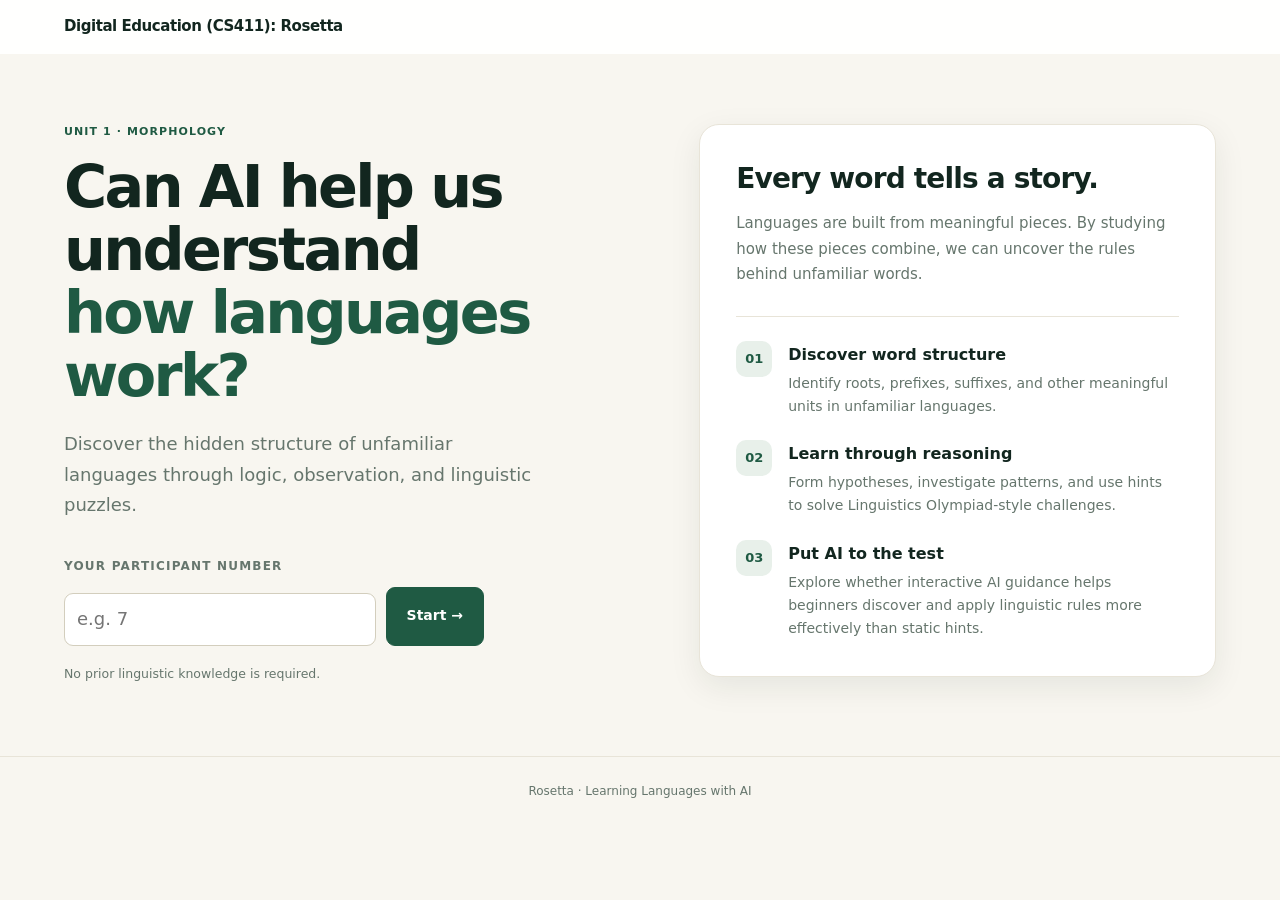
<file: index.html>
<!DOCTYPE html>
<html lang="en">
<head>
  <meta charset="UTF-8">
  <meta name="viewport" content="width=device-width, initial-scale=1.0">
  <meta name="description" content="Rosetta explores whether interactive AI tutoring can help beginners discover how languages build words from meaningful parts.">
  <title>Rosetta — Learning Languages with AI</title>
  <link rel="stylesheet" href="style.css">
</head>

<body>

<header class="site-header">
  <div class="header-inner">
    <a href="index.html" class="logo">Digital Education (CS411): Rosetta</a>
  </div>
</header>

<main class="container hero">

  <section>
    <p class="eyebrow">Unit 1 · Morphology</p>
    <h1>Can AI help us understand <span>how languages work?</span></h1>
    <p class="lead">
      Discover the hidden structure of unfamiliar languages through logic,
      observation, and linguistic puzzles.
    </p>

    <!-- Participants enter the number they were given; the experiment page picks
         the condition from it (odd = with AI, even = without AI). -->
    <form id="start-form" class="start-form" novalidate>
      <label for="participant-number" class="choose-label">Your participant number</label>
      <div class="start-row">
        <input id="participant-number" type="text" inputmode="numeric" autocomplete="off" placeholder="e.g. 7" required>
        <button class="btn" type="submit">Start →</button>
      </div>
      <p id="start-error" class="start-error" aria-live="polite" hidden>Please enter the number you were given.</p>
    </form>

    <p class="note">No prior linguistic knowledge is required.</p>

    <!-- Testing only: shown when the participant number is -1. -->
    <div id="debug-choices" hidden>
      <p class="choose-label">Testing: choose a condition</p>
      <a class="choice" href="experiment.html?mode=non-ai">
        <div>
          <strong>Learn without AI</strong>
          <span>Explore the same puzzles with written hints.</span>
        </div>
      </a>
      <a class="choice choice-ai" href="experiment.html?mode=ai">
        <div>
          <strong>Learn with AI</strong>
          <span>An interactive tutor that guides your reasoning.</span>
        </div>
      </a>
    </div>
  </section>

  <aside class="card">
    <h2>Every word tells a story.</h2>
    <p>
      Languages are built from meaningful pieces. By studying how these pieces
      combine, we can uncover the rules behind unfamiliar words.
    </p>

    <ol class="features">
      <li>
        <b>01</b>
        <div>
          <h3>Discover word structure</h3>
          <p>Identify roots, prefixes, suffixes, and other meaningful units in unfamiliar languages.</p>
        </div>
      </li>
      <li>
        <b>02</b>
        <div>
          <h3>Learn through reasoning</h3>
          <p>Form hypotheses, investigate patterns, and use hints to solve Linguistics Olympiad-style challenges.</p>
        </div>
      </li>
      <li>
        <b>03</b>
        <div>
          <h3>Put AI to the test</h3>
          <p>Explore whether interactive AI guidance helps beginners discover and apply linguistic rules more effectively than static hints.</p>
        </div>
      </li>
    </ol>
  </aside>

</main>

<footer>Rosetta · Learning Languages with AI</footer>

<script>
  document.getElementById("start-form").addEventListener("submit", (event) => {
    event.preventDefault();
    const value = document.getElementById("participant-number").value.trim();
    const error = document.getElementById("start-error");

    if (value === "-1") {                         // testing: show both conditions
      document.getElementById("debug-choices").hidden = false;
      error.hidden = true;
      return;
    }
    if (!/^[1-9][0-9]{0,2}$/.test(value)) {      // a positive whole number
      error.hidden = false;
      return;
    }
    location.href = `experiment.html?p=${value}`;
  });
</script>

</body>
</html>
</file>
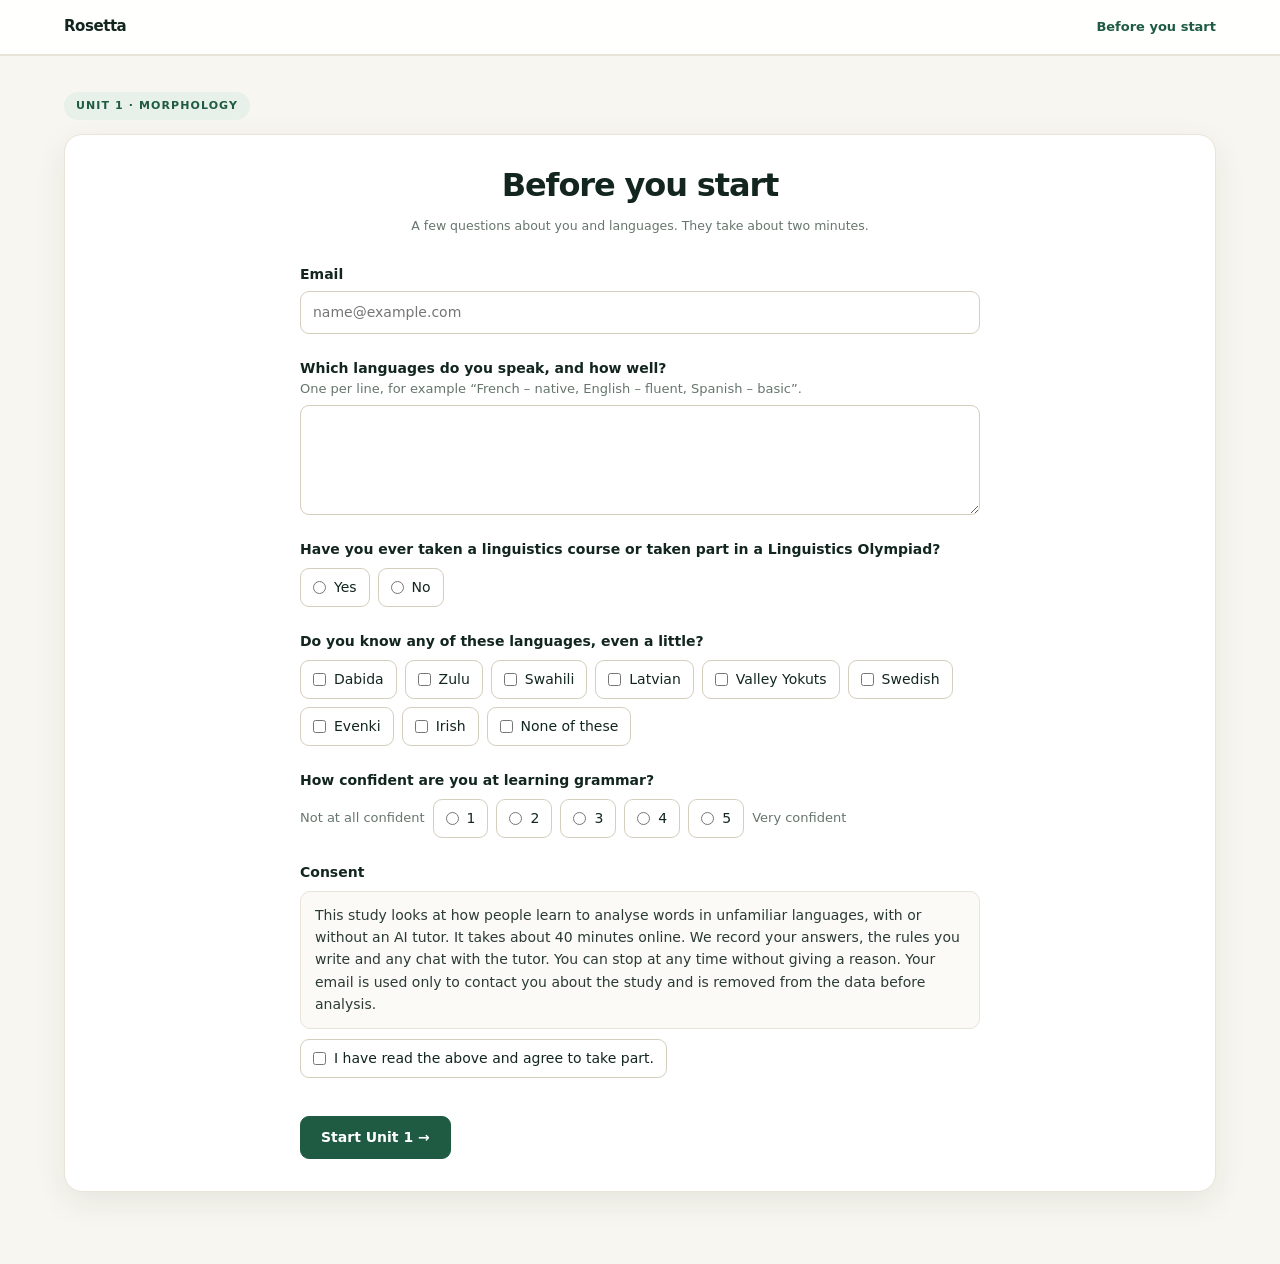
<file: experiment.html>
<!DOCTYPE html>
<html lang="en">
<head>
  <meta charset="UTF-8">
  <meta name="viewport" content="width=device-width, initial-scale=1.0">
  <title>Rosetta</title>
  <link rel="stylesheet" href="style.css">
</head>

<body>

<header class="site-header">
  <div class="header-inner">
    <a href="index.html" class="logo">Rosetta</a>
    <span class="progress-label" id="progress-label" aria-live="polite"></span>
  </div>
  <div class="progress-bar"><div id="progress-fill"></div></div>
</header>

<main class="container">
  <p class="unit-label" id="unit-label"></p>
  <!-- All screens (pre-test, discover, practise, post-test, complete) are built
       by script.js from the content in units.js -->
  <div id="screens"></div>
</main>

<script src="units.js"></script>
<script src="script.js"></script>
</body>
</html>
</file>
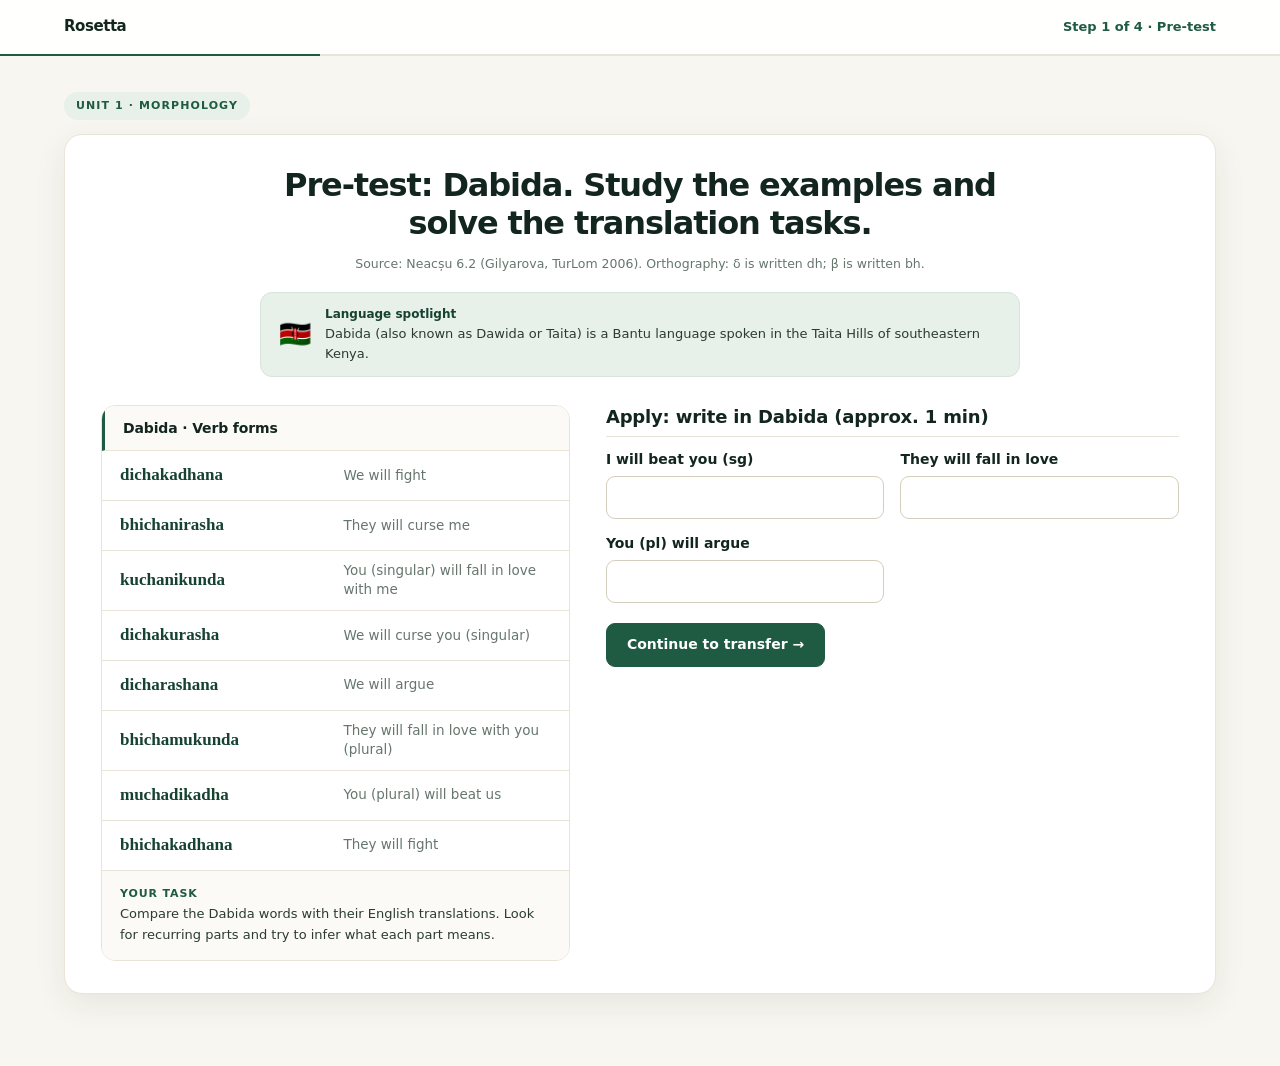
<file: temp/experiment.html>
<!DOCTYPE html>
<html lang="en">
<head>
  <meta charset="UTF-8">
  <meta name="viewport" content="width=device-width, initial-scale=1.0">
  <title>Rosetta — Unit 1</title>
  <link rel="stylesheet" href="style.css">
</head>

<body>

<header class="site-header">
  <div class="header-inner">
    <a href="index.html" class="logo">Rosetta</a>
    <span class="progress-label" id="progress-label" aria-live="polite"></span>
  </div>
  <div class="progress-bar"><div id="progress-fill"></div></div>
</header>

<main class="container">

  <p class="unit-label">Unit 1 · Morphology</p>

  <!-- =====================================================
       SCREEN 0 — PRE-TEST (Dabida)
       ===================================================== -->
  <section id="screen-0" class="step">

    <div class="intro">
      <h1>Pre-test: Dabida. Study the examples and solve the translation tasks.</h1>
      <p class="source">Source: Neacșu 6.2 (Gilyarova, TurLom 2006). Orthography: δ is written dh; β is written bh.</p>
      <p class="spotlight">
        <span class="flag" aria-hidden="true">🇰🇪</span>
        <span><strong>Language spotlight</strong>
          Dabida (also known as Dawida or Taita) is a Bantu language spoken in the Taita Hills of southeastern Kenya.</span>
      </p>
    </div>

    <div class="layout">
      <aside class="examples">
        <div class="panel">
          <h2 class="panel-title">Dabida · Verb forms</h2>
          <div data-examples="dabida"></div>
          <p class="task"><strong>Your task</strong>
            Compare the Dabida words with their English translations. Look for recurring parts and try to infer what each part means.</p>
        </div>
      </aside>

      <div class="activity">
        <form id="pretest-form">

          <div class="block">
            <h2>Apply: write in Dabida (approx. 1 min)</h2>
            <div class="fields">
              <label>I will beat you (sg) <input name="pre_apply_1" autocomplete="off"></label>
              <label>They will fall in love <input name="pre_apply_2" autocomplete="off"></label>
              <label>You (pl) will argue <input name="pre_apply_3" autocomplete="off"></label>
            </div>
            <button type="button" class="btn" data-reveal="pre-transfer">Continue to transfer →</button>
          </div>

          <div class="block" id="pre-transfer" hidden>
            <h2>Transfer: write in Dabida (approx. 1 min)</h2>
            <div class="fields">
              <label>You (sg) will curse them <input name="pre_transfer_1" autocomplete="off"></label>
              <label>We will fall in love with you (pl) <input name="pre_transfer_2" autocomplete="off"></label>
            </div>
            <button type="button" class="btn" data-reveal="pre-rule">Continue to the final question →</button>
          </div>

          <div class="block" id="pre-rule" hidden>
            <h2>Formulate the rule: how are Dabida verbs built? (approx. 1 min)</h2>
            <label>Your explanation
              <textarea name="pre_rule" placeholder="Explain how Dabida verbs are built..."></textarea>
            </label>
            <button class="btn" type="submit">Submit pre-test</button>
          </div>

        </form>
      </div>
    </div>
  </section>


  <!-- =====================================================
       SCREEN 1 — ZULU DISCOVERY + WORKED EXAMPLE
       ===================================================== -->
  <section id="screen-1" class="step">

    <div class="intro">
      <h1>Discover Zulu. Identify recurring parts in the words.</h1>
      <p class="source">Source: Neacșu 5.1 (Zulu, original).</p>
      <p class="spotlight">
        <span class="flag" aria-hidden="true">🇿🇦</span>
        <span><strong>Language spotlight</strong>
          Zulu (isiZulu) is one of South Africa’s official languages and is the country’s most widely spoken home language.</span>
      </p>
    </div>

    <div class="layout">
      <aside class="examples">
        <div class="panel">
          <h2 class="panel-title">Zulu · Words and meanings</h2>
          <div data-examples="zulu"></div>
          <p class="task"><strong>Your task</strong>
            Compare the words carefully. Which parts appear more than once? What might those parts represent?</p>
        </div>
      </aside>

      <div class="activity">
        <form id="discover-form">
          <label>Your observations
            <textarea name="discover_response" placeholder="Write what you notice about the words..."></textarea>
          </label>
          <button class="btn" type="submit">Save observations</button>
        </form>

        <div class="lesson" id="worked-example" hidden>
          <h2>Prefixes, stems, and suffixes</h2>
          <p>
            Look at <strong>umdwebi</strong> and <strong>abadwebi</strong>. Both mean painter, but one is singular
            and one is plural. The part they share, <strong>dwebi</strong>, is the stem. What comes before it changes:
            <strong>um-</strong> for one painter, <strong>aba-</strong> for several.
          </p>
          <p>
            Now look at <strong>zingela</strong>, to hunt, next to <strong>abazingeli</strong>, hunters. The stem
            <strong>zingel</strong> is the same; the noun ends in <strong>-i</strong>, the verb in <strong>-a</strong>.
          </p>
          <p>
            So a Zulu word for a person who does something is built from three pieces: a prefix that says one or many,
            a stem, and the ending <strong>-i</strong>. Pieces that go before the stem are called prefixes, pieces after
            it suffixes.
          </p>
          <p>
            <strong>Try it:</strong> killer is <strong>umbulali</strong>, so killers is
            <strong>aba + bulali = ababulali</strong>, and to kill is <strong>bulal + a = bulala</strong>.
          </p>
        </div>

        <div class="nav" id="continue-to-swahili" hidden>
          <button class="btn" type="button" data-next="2">Continue to Swahili →</button>
        </div>
      </div>
    </div>
  </section>


  <!-- =====================================================
       SCREEN 2 — SWAHILI
       ===================================================== -->
  <section id="screen-2" class="step">

    <div class="intro">
      <h1>Swahili: complete the missing forms and discover the rule.</h1>
      <p class="source">Source: Neacșu 6.1 (Swahili, Sim). Printed solution removed.</p>
      <p class="spotlight">
        <span class="flag" aria-hidden="true">🇰🇪 🇹🇿</span>
        <span><strong>Language spotlight</strong>
          Swahili (Kiswahili) is a Bantu language that grew along the East African coast and is now widely used as a
          shared language across several countries in the region.</span>
      </p>
    </div>

    <div class="layout">
      <aside class="examples">
        <div class="panel">
          <h2 class="panel-title">Swahili · Verb forms</h2>
          <div data-examples="swahili"></div>
          <p class="task"><strong>Your task</strong>
            Use the examples to identify how the beginning and ending of a verb relate to its meaning.</p>
        </div>
      </aside>

      <div class="activity">

        <!-- Stage 1: fill in the blanks -->
        <form id="swahili-form">
          <div class="fields">
            <label>(1) ______ = she saw them
              <input name="swahili_1" autocomplete="off">
              <span class="feedback" id="swahili-feedback-1" aria-live="polite"></span></label>
            <label>(2) ______ = I will see you
              <input name="swahili_2" autocomplete="off">
              <span class="feedback" id="swahili-feedback-2" aria-live="polite"></span></label>
            <label>(3) ______ = she saw me
              <input name="swahili_3" autocomplete="off">
              <span class="feedback" id="swahili-feedback-3" aria-live="polite"></span></label>
          </div>
          <button class="btn" type="submit">Submit answers</button>
        </form>

        <!-- Stage 2: write the rule -->
        <div class="lesson" id="rule-section" hidden>
          <h2>Write the rule: how is a Swahili verb built?</h2>
          <form id="rule-form">
            <label>Your rule
              <textarea id="swahili-rule" name="swahili_rule" placeholder="Explain the order and meaning of the parts..."></textarea>
            </label>
            <button class="btn" type="submit">Save rule</button>
            <p id="rule-save-status" class="note" aria-live="polite" hidden></p>
          </form>
        </div>

        <!-- Stage 3: tutor (AI) or hints (non-AI) -->
        <div class="helper" id="hint-panel" hidden>

          <div id="ai-chat-panel" hidden>
            <h2>Discuss and improve your rule with the tutor</h2>
            <div id="chat-messages" class="chat-log" role="log" aria-live="polite" aria-label="Conversation with the morphology tutor">
              <div class="chat-message assistant">
                <strong>Rosetta tutor</strong>
                <p>Hi! Let's explore your rule together. What have you noticed about the different parts of the Swahili verbs?</p>
              </div>
            </div>
            <form id="chat-form" class="chat-form">
              <label for="chat-input">Your message
                <textarea id="chat-input" maxlength="1000" placeholder="Tell the tutor what you think... (Enter to send)"></textarea>
              </label>
              <button id="chat-send-button" class="btn" type="submit">Send message →</button>
              <p id="chat-status" class="note" aria-live="polite" hidden></p>
            </form>
          </div>

          <div id="static-hints-panel" hidden>
            <h2>Use hints to improve your rule</h2>
            <details class="hint" data-hint="1">
              <summary>Hint 1</summary>
              <p>Look at the very beginning of each word. What does it tell you about the English?</p>
            </details>
            <details class="hint" data-hint="2">
              <summary>Hint 2</summary>
              <p>Compare ninaona and niliona. What changed in Swahili, and what changed in English?</p>
            </details>
            <details class="hint" data-hint="3">
              <summary>Hint 3</summary>
              <p>The order is always: who does it, then when, then to whom, then the verb.</p>
            </details>
          </div>

          <p class="note" style="margin-top:14px">
            You can revise your rule in the text field above and click “Save revised rule” to record each new version.
          </p>

          <div class="nav">
            <button id="finish-swahili-button" class="btn" type="button">Finish this activity</button>
          </div>
        </div>

        <p id="swahili-completion-message" class="note" hidden>
          The activity is complete. You can now continue to the post-test.
        </p>

        <div class="nav" id="swahili-continue" hidden>
          <button class="btn" type="button" data-next="3">Continue to post-test →</button>
        </div>

      </div>
    </div>
  </section>


  <!-- =====================================================
       SCREEN 3 — POST-TEST (Latvian)
       ===================================================== -->
  <section id="screen-3" class="step">

    <div class="intro">
      <h1>Post-test: Latvian. Study the examples and solve the translation tasks.</h1>
      <p class="source">Source: Neacșu 5.14 (Rubinstein, MSK 1999), nouns only.</p>
      <p class="spotlight">
        <span class="flag" aria-hidden="true">🇱🇻</span>
        <span><strong>Language spotlight</strong>
          Latvian belongs to the Baltic branch of the Indo-European language family. Its closest living relative is Lithuanian.</span>
      </p>
    </div>

    <div class="layout">
      <aside class="examples">
        <div class="panel">
          <h2 class="panel-title">Latvian · Nouns and forms</h2>
          <div data-examples="latvian"></div>
          <p class="task"><strong>Your task</strong>
            Compare the different forms and investigate how their endings relate to their grammatical meaning.</p>
        </div>
      </aside>

      <div class="activity">
        <form id="posttest-form">

          <div class="block">
            <h2>Apply: write in Latvian (approx. 1 min)</h2>
            <div class="fields">
              <label>of the apple <input name="post_apply_1" autocomplete="off"></label>
              <label>of the child <input name="post_apply_2" autocomplete="off"></label>
              <label>of the table <input name="post_apply_3" autocomplete="off"></label>
            </div>
            <button type="button" class="btn" data-reveal="post-transfer">Continue to transfer →</button>
          </div>

          <div class="block" id="post-transfer" hidden>
            <h2>Transfer: write in Latvian (approx. 1 min)</h2>
            <p class="note" style="margin-bottom:14px">Vocabulary: autors = author · bruņinieks = knight · institūts = institute.</p>
            <div class="fields">
              <label>of the author <input name="post_transfer_1" autocomplete="off"></label>
              <label>of the institutes <input name="post_transfer_2" autocomplete="off"></label>
            </div>
            <button type="button" class="btn" data-reveal="post-rule">Continue to the final question →</button>
          </div>

          <div class="block" id="post-rule" hidden>
            <h2>Formulate the rule: how do Latvian nouns change? (approx. 1 min)</h2>
            <label>Your explanation
              <textarea name="post_rule" placeholder="Explain the pattern you have identified..."></textarea>
            </label>
            <button class="btn" type="submit">Submit post-test</button>
          </div>

        </form>
      </div>
    </div>
  </section>


  <!-- =====================================================
       SCREEN 4 — COMPLETE
       ===================================================== -->
  <section id="screen-4" class="step">
    <div class="complete">
      <h1>Unit 1 complete. Thank you for taking part.</h1>
      <p>Your responses have been recorded in this browser session. Use the button below to download your response data.</p>
      <button id="download-data" class="btn" type="button">Download my responses (JSON)</button>
      <button id="unit-2-button" class="btn" type="button">Continue to Unit 2</button>
    </div>
  </section>

</main>

<script src="script.js"></script>
</body>
</html>
</file>
<file: style.css>
/* =========================================================
   ROSETTA — stylesheet (landing + experiment)
   ========================================================= */

:root {
  --ink: #12261f;
  --text: #2b3b34;
  --muted: #66766d;
  --bg: #f8f6f0;
  --surface: #fff;
  --line: #e8e4d8;
  --line-strong: #d3cebd;
  --accent: #1f5a43;
  --accent-dark: #164232;
  --accent-soft: #e8f0ea;
  --paper: #fbfaf6;
  --accent-light: #a8d5b9;
  --ok: #2e7d4f;
  --ok-soft: #e6f4ea;
  --bad: #b3363a;
  --radius: 14px;
  --shadow: 0 10px 32px rgba(18, 38, 31, .08);
  --serif: "Iowan Old Style", Georgia, "Times New Roman", serif;
}

/* ---------- Base ---------- */

* { box-sizing: border-box; }
html { scroll-behavior: smooth; }

body {
  margin: 0;
  font: 15px/1.7 Inter, system-ui, -apple-system, "Segoe UI", Roboto, sans-serif;
  color: var(--text);
  background: var(--bg);
  -webkit-font-smoothing: antialiased;
}

[hidden] { display: none !important; }
h1, h2, h3, p { margin: 0; overflow-wrap: break-word; }
p + p { margin-top: 12px; }
a { color: var(--accent); }
strong { color: var(--ink); }
button, input, textarea { font: inherit; }
:focus-visible { outline: 3px solid rgba(31, 90, 67, .3); outline-offset: 2px; }

h1 {
  color: var(--ink);
  font-size: clamp(28px, 4vw, 38px);
  line-height: 1.18;
  letter-spacing: -.035em;
}
h2 { color: var(--ink); font-size: 18px; line-height: 1.3; letter-spacing: -.01em; }

/* ---------- Header ---------- */

.site-header {
  position: sticky;
  top: 0;
  z-index: 10;
  background: rgba(255, 255, 255, .92);
  backdrop-filter: blur(10px);
}
.header-inner {
  max-width: 1200px;
  margin: 0 auto;
  padding: 14px 24px;
  display: flex;
  justify-content: space-between;
  align-items: center;
  gap: 16px;
}
.logo { color: var(--ink); font-weight: 800; letter-spacing: -.03em; text-decoration: none; }
.logo:hover { color: var(--accent); }

.progress-label { color: var(--accent); font-size: 13px; font-weight: 700; }
.progress-bar { height: 2px; background: var(--line); }
#progress-fill { height: 100%; width: 0; background: var(--accent); transition: width .4s ease; }

.container { max-width: 1200px; margin: 0 auto; padding: 36px 24px 72px; }

/* ---------- Shared pieces ---------- */

.eyebrow, .unit-label {
  display: inline-block;
  margin-bottom: 14px;
  color: var(--accent);
  font-size: 11px;
  font-weight: 800;
  letter-spacing: .1em;
  text-transform: uppercase;
}
.unit-label { padding: 5px 12px; background: var(--accent-soft); border-radius: 99px; }

.btn {
  display: inline-flex;
  justify-content: center;
  align-items: center;
  gap: 8px;
  min-height: 42px;
  padding: 9px 20px;
  background: var(--accent);
  border: 1px solid var(--accent);
  border-radius: 9px;
  color: #fff;
  font-size: 14px;
  font-weight: 700;
  text-decoration: none;
  cursor: pointer;
  transition: background .15s, transform .15s, box-shadow .15s;
}
.btn:hover:not(:disabled) {
  background: var(--accent-dark);
  transform: translateY(-1px);
  box-shadow: 0 6px 16px rgba(31, 90, 67, .22);
}
.btn:disabled { opacity: .5; cursor: not-allowed; }

.note {
  padding: 10px 14px;
  background: var(--paper);
  border: 1px solid var(--line);
  border-radius: 9px;
  color: var(--muted);
  font-size: 12.5px;
  line-height: 1.6;
}

/* ---------- Landing page ---------- */

.hero {
  display: grid;
  grid-template-columns: 1.05fr .95fr;
  gap: 64px;
  align-items: center;
  padding-top: 64px;
}
.hero h1 { font-size: clamp(2.5rem, 4.6vw, 4.2rem); line-height: 1.07; letter-spacing: -.045em; }
.hero h1 span { display: block; color: var(--accent); }
.lead { margin: 22px 0 36px; max-width: 480px; color: var(--muted); font-size: 18px; line-height: 1.7; }

.choose-label { margin-bottom: 12px; color: var(--muted); font-size: 12px; font-weight: 700; letter-spacing: .1em; text-transform: uppercase; }

.choice {
  display: flex;
  justify-content: space-between;
  align-items: center;
  gap: 20px;
  max-width: 520px;
  margin-bottom: 12px;
  padding: 20px 24px;
  background: var(--surface);
  border: 1px solid var(--line);
  border-radius: var(--radius);
  color: var(--ink);
  text-decoration: none;
  transition: transform .2s, box-shadow .2s;
}
.choice:hover { transform: translateY(-3px); box-shadow: var(--shadow); }
.choice strong { display: block; font-size: 18px; color: inherit; }
.choice span { font-size: 14px; opacity: .75; }
.choice::after { content: "→"; font-size: 24px; transition: transform .2s; }
.choice:hover::after { transform: translateX(5px); }
.choice-ai { background: var(--ink); border-color: var(--ink); color: #fff; }

/* Home page: participant number */
.start-form { max-width: 420px; margin-bottom: 18px; }
.start-form .choose-label { display: block; }
.start-row { display: flex; gap: 10px; }
.start-row input { flex: 1; min-width: 0; font-size: 18px; }
.start-row .btn { flex: none; }
.start-error { margin-top: 8px; color: var(--bad); font-size: 14px; }
#debug-choices { margin-top: 28px; }
.choice-ai::after { color: var(--accent-light); }
.choice:not(.choice-ai):hover { border-color: var(--accent); }
.choice:not(.choice-ai):hover::after { color: var(--accent); }

.hero .note { max-width: 520px; margin-top: 16px; background: none; border: 0; padding: 0; }

.card {
  padding: 36px;
  background: var(--surface);
  border: 1px solid var(--line);
  border-radius: 20px;
  box-shadow: var(--shadow);
}
.card h2 { margin-bottom: 14px; font-size: 28px; letter-spacing: -.03em; }
.card > p { color: var(--muted); }

.features { margin: 28px 0 0; padding: 24px 0 0; list-style: none; border-top: 1px solid var(--line); }
.features li { display: flex; gap: 16px; margin-bottom: 22px; }
.features li:last-child { margin-bottom: 0; }
.features b {
  flex: none;
  display: grid;
  place-items: center;
  width: 36px;
  height: 36px;
  background: var(--accent-soft);
  border-radius: 10px;
  color: var(--accent);
  font-size: 13px;
}
.features h3 { margin-bottom: 4px; color: var(--ink); font-size: 16px; }
.features p { color: var(--muted); font-size: 14px; line-height: 1.65; }

footer { padding: 24px; border-top: 1px solid var(--line); color: var(--muted); font-size: 12px; text-align: center; }

/* ---------- Experiment screens ---------- */

.step {
  display: none;
  padding: 32px 36px;
  background: var(--surface);
  border: 1px solid var(--line);
  border-radius: 18px;
  box-shadow: var(--shadow);
}
.step.active { display: block; animation: rise .3s ease-out; }
@keyframes rise { from { opacity: 0; transform: translateY(8px); } }

.intro { margin: 0 auto 28px; max-width: 760px; text-align: center; }
.intro h1 { font-size: clamp(24px, 3.2vw, 32px); }
.intro .source { margin-top: 10px; color: var(--muted); font-size: 12.5px; }
.duration { color: var(--muted); font-size: .6em; font-weight: 500; white-space: nowrap; }

.spotlight {
  display: flex;
  align-items: center;
  justify-content: center;
  gap: 14px;
  margin: 18px auto 0;
  padding: 12px 18px;
  background: var(--accent-soft);
  border: 1px solid #d6e4da;
  border-radius: 12px;
  text-align: left;
  font-size: 13px;
  line-height: 1.55;
}
.spotlight .flag { flex: none; font-size: 26px; line-height: 1; white-space: nowrap; }
.spotlight strong { display: block; color: var(--accent-dark); font-size: 12px; }

.layout { display: grid; gap: 24px; }

.panel { background: var(--surface); border: 1px solid var(--line); border-radius: var(--radius); overflow: hidden; }
.panel-title { padding: 13px 18px; border-left: 3px solid var(--accent); background: var(--paper); border-bottom: 1px solid var(--line); font-size: 14px; }

.example {
  display: grid;
  grid-template-columns: 1fr 1fr;
  gap: 16px;
  align-items: center;
  padding: 10px 18px;
  border-bottom: 1px solid var(--line);
}
.example:last-child { border-bottom: 0; }
.example .word { font-family: var(--serif); font-size: 17px; font-weight: 700; color: var(--accent-dark); overflow-wrap: anywhere; }
.example .meaning { color: var(--muted); font-size: 13.5px; line-height: 1.45; }

/* "Your task" box at the top of the examples panel */
.task {
  margin: 14px 14px 6px;
  padding: 12px 16px;
  background: var(--accent-soft);
  border: 1px solid var(--accent-light);
  border-left: 4px solid var(--accent);
  border-radius: 10px;
  color: var(--ink);
  font-size: 14.5px;
  line-height: 1.55;
}
.task strong { display: block; margin-bottom: 4px; color: var(--accent); font-size: 12px; letter-spacing: .08em; text-transform: uppercase; }
.task p { margin: 0; }

@media (min-width: 900px) {
  .layout { grid-template-columns: .9fr 1.1fr; gap: 36px; align-items: start; }
  .examples { position: sticky; top: 90px; }
}

/* ---------- Forms ---------- */

.activity { display: flex; flex-direction: column; gap: 16px; min-width: 0; }

.block { padding-bottom: 6px; }
.block h2 { margin-bottom: 12px; padding-bottom: 8px; border-bottom: 1px solid var(--line); }
.block .btn { margin-top: 4px; }

.fields { display: grid; grid-template-columns: repeat(2, 1fr); gap: 14px 16px; margin-bottom: 16px; }

label { display: block; color: var(--ink); font-size: 14px; font-weight: 600; line-height: 1.5; }
input, textarea, select {
  display: block;
  width: 100%;
  margin-top: 6px;
  padding: 10px 12px;
  background: #fff;
  border: 1px solid var(--line-strong);
  border-radius: 9px;
  color: var(--text);
  font-weight: 400;
  transition: border-color .15s, box-shadow .15s;
}
textarea { min-height: 110px; resize: vertical; }
input:focus, textarea:focus, select:focus { outline: none; border-color: var(--accent); box-shadow: 0 0 0 3px rgba(31, 90, 67, .12); }
input:disabled, textarea:disabled { background: var(--paper); color: var(--muted); }
label:has(.feedback.correct) input { border-color: var(--ok); }
label:has(.feedback.incorrect) input { border-color: var(--bad); }
form > .btn { margin-top: 14px; }

.feedback { display: block; min-height: 18px; margin-top: 4px; font-size: 12px; font-weight: 700; }
.feedback.correct { color: var(--ok); }
.feedback.incorrect { color: var(--bad); }

.lesson { padding: 20px 22px; background: var(--paper); border: 1px solid var(--line); border-radius: var(--radius); }
.lesson h2 { margin-bottom: 12px; }
.lesson p { color: var(--text); font-size: 14px; }
.lesson ul { margin: 10px 0; padding-left: 20px; color: var(--text); font-size: 14px; }
.lesson li { margin-bottom: 6px; }
#practice-solution { margin-top: 18px; }

/* ---------- Hints & chat ---------- */

.helper { padding: 20px; background: var(--paper); border: 1px solid var(--line); border-radius: var(--radius); }
.helper h2 { margin-bottom: 14px; }

.hint { margin-bottom: 8px; background: #fff; border: 1px solid var(--line-strong); border-radius: 9px; }
.hint summary { padding: 10px 14px; color: var(--ink); font-weight: 700; font-size: 14px; cursor: pointer; list-style: none; display: flex; justify-content: space-between; }
.hint summary::-webkit-details-marker { display: none; }
.hint summary::after { content: "+"; color: var(--accent); font-size: 18px; line-height: 1.3; }
.hint[open] summary::after { content: "−"; }
.hint p { padding: 0 14px 12px; color: var(--text); font-size: 14px; }

/* Messaging-style window: conversation on top, compose bar at the bottom */
.chat { background: #fff; border: 1px solid var(--line); border-radius: 16px; overflow: hidden; }
.chat-log {
  display: flex;
  flex-direction: column;
  gap: 6px;
  min-height: 180px;
  max-height: 360px;
  overflow-y: auto;
  padding: 14px;
}
.chat-message { max-width: 82%; padding: 8px 13px; border-radius: 18px; font-size: 15px; line-height: 1.45; overflow-wrap: anywhere; }
.chat-message p { margin: 0; }
.chat-message p + p { margin-top: 6px; }
.chat-message strong { font-weight: 700; }
.chat-message.assistant { align-self: flex-start; background: var(--bg); color: var(--ink); border-bottom-left-radius: 5px; }
.chat-message.user { align-self: flex-end; background: var(--accent); color: #fff; border-bottom-right-radius: 5px; }
.chat-message.assistant + .chat-message.user,
.chat-message.user + .chat-message.assistant { margin-top: 6px; }

/* typing indicator */
.chat-message.typing { display: flex; gap: 4px; padding: 12px 14px; }
.chat-message.typing i { width: 7px; height: 7px; border-radius: 50%; background: var(--muted); opacity: .4; animation: typing 1.2s infinite ease-in-out; }
.chat-message.typing i:nth-of-type(2) { animation-delay: .15s; }
.chat-message.typing i:nth-of-type(3) { animation-delay: .3s; }
@keyframes typing { 0%, 60%, 100% { opacity: .35; transform: none; } 30% { opacity: .9; transform: translateY(-3px); } }
@media (prefers-reduced-motion: reduce) { .chat-message.typing i { animation: none; } }

.chat-form { display: flex; align-items: flex-end; gap: 8px; padding: 10px 12px; border-top: 1px solid var(--line); background: var(--paper); }
.chat-form textarea { flex: 1; min-height: 40px; max-height: 140px; padding: 9px 14px; border-radius: 20px; resize: none; line-height: 1.4; }
.chat-send {
  flex: none;
  display: grid;
  place-items: center;
  width: 40px;
  height: 40px;
  border: 0;
  border-radius: 50%;
  background: var(--accent);
  color: #fff;
  cursor: pointer;
}
.chat-send:hover:not(:disabled) { background: var(--accent-dark); }
.chat-send:disabled { opacity: .4; cursor: not-allowed; }
.chat-status { margin: 8px 2px 0; color: var(--bad); font-size: 13px; }

.sr-only { position: absolute; width: 1px; height: 1px; overflow: hidden; clip: rect(0 0 0 0); white-space: nowrap; }

.nav { display: flex; justify-content: flex-end; gap: 12px; padding-top: 14px; border-top: 1px solid var(--line); }

/* ---------- Completion ---------- */

.complete { max-width: 560px; margin: 24px auto; text-align: center; }
.complete::before {
  content: "✓";
  display: grid;
  place-items: center;
  width: 68px;
  height: 68px;
  margin: 0 auto 22px;
  background: var(--ok-soft);
  border-radius: 50%;
  color: var(--ok);
  font-size: 30px;
  font-weight: 700;
}
.complete p { margin: 14px 0 22px; color: var(--muted); }
.complete .btn { margin: 6px; }

/* Questionnaire before Unit 1 */
.intake { display: grid; gap: 24px; max-width: 680px; margin: 0 auto; }
.intake fieldset { margin: 0; padding: 0; border: 0; min-width: 0; }
.intake legend { margin-bottom: 8px; padding: 0; color: var(--ink); font-size: 14px; font-weight: 600; line-height: 1.5; }
.intake .hint-text { display: block; color: var(--muted); font-size: 13px; font-weight: 400; }
.intake .options { display: flex; flex-wrap: wrap; gap: 8px; }
.intake .option {
  display: inline-flex;
  align-items: center;
  gap: 8px;
  padding: 8px 12px;
  background: #fff;
  border: 1px solid var(--line-strong);
  border-radius: 9px;
  font-weight: 500;
  cursor: pointer;
}
.intake .option:has(input:checked) { background: var(--accent-soft); border-color: var(--accent); }
.intake input[type="radio"], .intake input[type="checkbox"] {
  display: inline-block;
  width: auto;
  margin: 0;
  padding: 0;
  accent-color: var(--accent);
  box-shadow: none;
}
.intake .scale { display: flex; flex-wrap: wrap; align-items: center; gap: 8px; }
.intake .scale .end { color: var(--muted); font-size: 13px; }
.intake .consent-text { margin-bottom: 10px; padding: 12px 14px; background: var(--paper); border: 1px solid var(--line); border-radius: 10px; color: var(--text); font-size: 14px; line-height: 1.6; }
.intake .field-error { margin-top: 6px; color: var(--bad); font-size: 13px; }
.intake .btn { justify-self: start; }

/* AI-graded results (end of the last unit) */
.table-wrap { overflow-x: auto; margin: 0 0 22px; text-align: left; }
.results { width: 100%; border-collapse: collapse; background: var(--surface); border: 1px solid var(--line); border-radius: var(--radius); }
.results th, .results td { padding: 10px 12px; border-bottom: 1px solid var(--line); vertical-align: top; }
.results thead th { font-size: .85em; color: var(--muted); font-weight: 600; }
.results tbody th { font-weight: 600; color: var(--ink); }
.results td { white-space: nowrap; }
.results .detail td { white-space: normal; padding-top: 0; }
.results .muted { color: var(--muted); }
.results details summary { cursor: pointer; color: var(--accent); font-size: .9em; }
.results details p { margin: 8px 0; color: var(--text); }
.item-scores { list-style: none; padding: 0; margin: 8px 0; }
.item-scores li { display: flex; justify-content: space-between; gap: 12px; padding: 4px 0; border-bottom: 1px dashed var(--line); }
.item-scores .points { white-space: nowrap; color: var(--muted); }

/* ---------- Unit 2 additions ---------- */

/* examples with several forms per row (Evenki, Valley Yokuts) */
.example.multi { grid-template-columns: repeat(var(--n), minmax(0, 1fr)) minmax(0, 1fr); gap: 10px; }
.example .word.blank { color: var(--muted); font-weight: 400; }
/* column headings above multi-form examples */
.example.head { padding-block: 8px; background: var(--paper); color: var(--muted); font-size: 11.5px; font-weight: 700; letter-spacing: .06em; text-transform: uppercase; }

.block .note { margin-bottom: 14px; }

/* special-character helper */
.chars {
  position: sticky;
  top: 62px;
  z-index: 5;
  display: flex;
  flex-wrap: wrap;
  align-items: center;
  gap: 8px;
  padding: 8px 12px;
  background: var(--surface);
  border: 1px solid var(--line);
  border-radius: 10px;
  box-shadow: 0 2px 8px rgba(18, 38, 31, .05);
  color: var(--muted);
  font-size: 12px;
}
.chars button {
  min-width: 34px;
  height: 32px;
  padding: 0 8px;
  background: var(--paper);
  border: 1px solid var(--line-strong);
  border-radius: 7px;
  color: var(--ink);
  font: 600 15px var(--serif);
  cursor: pointer;
}
.chars button:hover { border-color: var(--accent); color: var(--accent); }

/* ---------- Responsive ---------- */

@media (max-width: 899px) {
  .hero { grid-template-columns: 1fr; gap: 44px; padding-top: 24px; }
}
@media (max-width: 600px) {
  .container { padding: 20px 12px 48px; }
  .step { padding: 24px 16px; border-radius: 14px; }
  .card { padding: 24px; }
  .fields { grid-template-columns: 1fr; }
  .example { grid-template-columns: 1fr; gap: 2px; }
  .example.multi { grid-template-columns: repeat(var(--n), minmax(0, 1fr)); gap: 8px; }
  .example.multi .meaning { grid-column: 1 / -1; }
  .example.head .meaning-head { display: none; }
  .nav .btn, .complete .btn { width: 100%; }
  .nav { flex-direction: column; }
  input, textarea { font-size: 16px; }
}
@media (prefers-reduced-motion: reduce) {
  * { animation: none !important; transition: none !important; scroll-behavior: auto !important; }
}
</file>
<file: temp/style.css>
/* =========================================================
   ROSETTA — stylesheet (landing + experiment)
   ========================================================= */
 
:root {
  --ink: #12261f;
  --text: #2b3b34;
  --muted: #66766d;
  --bg: #f8f6f0;
  --surface: #fff;
  --line: #e8e4d8;
  --line-strong: #d3cebd;
  --accent: #1f5a43;
  --accent-dark: #164232;
  --accent-soft: #e8f0ea;
  --paper: #fbfaf6;
  --accent-light: #a8d5b9;
  --ok: #2e7d4f;
  --ok-soft: #e6f4ea;
  --bad: #b3363a;
  --radius: 14px;
  --shadow: 0 10px 32px rgba(18, 38, 31, .08);
  --serif: "Iowan Old Style", Georgia, "Times New Roman", serif;
}
 
/* ---------- Base ---------- */
 
* { box-sizing: border-box; }
html { scroll-behavior: smooth; }
 
body {
  margin: 0;
  font: 15px/1.7 Inter, system-ui, -apple-system, "Segoe UI", Roboto, sans-serif;
  color: var(--text);
  background: var(--bg);
  -webkit-font-smoothing: antialiased;
}
 
[hidden] { display: none !important; }
h1, h2, h3, p { margin: 0; overflow-wrap: break-word; }
p + p { margin-top: 12px; }
a { color: var(--accent); }
strong { color: var(--ink); }
button, input, textarea { font: inherit; }
:focus-visible { outline: 3px solid rgba(31, 90, 67, .3); outline-offset: 2px; }
 
h1 {
  color: var(--ink);
  font-size: clamp(28px, 4vw, 38px);
  line-height: 1.18;
  letter-spacing: -.035em;
}
h2 { color: var(--ink); font-size: 18px; line-height: 1.3; letter-spacing: -.01em; }
 
/* ---------- Header ---------- */
 
.site-header {
  position: sticky;
  top: 0;
  z-index: 10;
  background: rgba(255, 255, 255, .92);
  backdrop-filter: blur(10px);
}
.header-inner {
  max-width: 1200px;
  margin: 0 auto;
  padding: 14px 24px;
  display: flex;
  justify-content: space-between;
  align-items: center;
  gap: 16px;
}
.logo { color: var(--ink); font-weight: 800; letter-spacing: -.03em; text-decoration: none; }
.logo:hover { color: var(--accent); }
 
.progress-label { color: var(--accent); font-size: 13px; font-weight: 700; }
.progress-bar { height: 2px; background: var(--line); }
#progress-fill { height: 100%; width: 0; background: var(--accent); transition: width .4s ease; }
 
.container { max-width: 1200px; margin: 0 auto; padding: 36px 24px 72px; }
 
/* ---------- Shared pieces ---------- */
 
.eyebrow, .unit-label {
  display: inline-block;
  margin-bottom: 14px;
  color: var(--accent);
  font-size: 11px;
  font-weight: 800;
  letter-spacing: .1em;
  text-transform: uppercase;
}
.unit-label { padding: 5px 12px; background: var(--accent-soft); border-radius: 99px; }
 
.btn {
  display: inline-flex;
  justify-content: center;
  align-items: center;
  gap: 8px;
  min-height: 42px;
  padding: 9px 20px;
  background: var(--accent);
  border: 1px solid var(--accent);
  border-radius: 9px;
  color: #fff;
  font-size: 14px;
  font-weight: 700;
  cursor: pointer;
  transition: background .15s, transform .15s, box-shadow .15s;
}
.btn:hover:not(:disabled) {
  background: var(--accent-dark);
  transform: translateY(-1px);
  box-shadow: 0 6px 16px rgba(31, 90, 67, .22);
}
.btn:disabled { opacity: .5; cursor: not-allowed; }
 
.note {
  padding: 10px 14px;
  background: var(--paper);
  border: 1px solid var(--line);
  border-radius: 9px;
  color: var(--muted);
  font-size: 12.5px;
  line-height: 1.6;
}
 
/* ---------- Landing page ---------- */
 
.hero {
  display: grid;
  grid-template-columns: 1.05fr .95fr;
  gap: 64px;
  align-items: center;
  padding-top: 64px;
}
.hero h1 { font-size: clamp(2.5rem, 4.6vw, 4.2rem); line-height: 1.07; letter-spacing: -.045em; }
.hero h1 span { display: block; color: var(--accent); }
.lead { margin: 22px 0 36px; max-width: 480px; color: var(--muted); font-size: 18px; line-height: 1.7; }
 
.choose-label { margin-bottom: 12px; color: var(--muted); font-size: 12px; font-weight: 700; letter-spacing: .1em; text-transform: uppercase; }
 
.choice {
  display: flex;
  justify-content: space-between;
  align-items: center;
  gap: 20px;
  max-width: 520px;
  margin-bottom: 12px;
  padding: 20px 24px;
  background: var(--surface);
  border: 1px solid var(--line);
  border-radius: var(--radius);
  color: var(--ink);
  text-decoration: none;
  transition: transform .2s, box-shadow .2s;
}
.choice:hover { transform: translateY(-3px); box-shadow: var(--shadow); }
.choice strong { display: block; font-size: 18px; color: inherit; }
.choice span { font-size: 14px; opacity: .75; }
.choice::after { content: "→"; font-size: 24px; transition: transform .2s; }
.choice:hover::after { transform: translateX(5px); }
.choice-ai { background: var(--ink); border-color: var(--ink); color: #fff; }
.choice-ai::after { color: var(--accent-light); }
.choice:not(.choice-ai):hover { border-color: var(--accent); }
.choice:not(.choice-ai):hover::after { color: var(--accent); }
 
.hero .note { max-width: 520px; margin-top: 16px; background: none; border: 0; padding: 0; }
 
.card {
  padding: 36px;
  background: var(--surface);
  border: 1px solid var(--line);
  border-radius: 20px;
  box-shadow: var(--shadow);
}
.card h2 { margin-bottom: 14px; font-size: 28px; letter-spacing: -.03em; }
.card > p { color: var(--muted); }
 
.features { margin: 28px 0 0; padding: 24px 0 0; list-style: none; border-top: 1px solid var(--line); }
.features li { display: flex; gap: 16px; margin-bottom: 22px; }
.features li:last-child { margin-bottom: 0; }
.features b {
  flex: none;
  display: grid;
  place-items: center;
  width: 36px;
  height: 36px;
  background: var(--accent-soft);
  border-radius: 10px;
  color: var(--accent);
  font-size: 13px;
}
.features h3 { margin-bottom: 4px; color: var(--ink); font-size: 16px; }
.features p { color: var(--muted); font-size: 14px; line-height: 1.65; }
 
footer { padding: 24px; border-top: 1px solid var(--line); color: var(--muted); font-size: 12px; text-align: center; }
 
/* ---------- Experiment screens ---------- */
 
.step {
  display: none;
  padding: 32px 36px;
  background: var(--surface);
  border: 1px solid var(--line);
  border-radius: 18px;
  box-shadow: var(--shadow);
}
.step.active { display: block; animation: rise .3s ease-out; }
@keyframes rise { from { opacity: 0; transform: translateY(8px); } }
 
.intro { margin: 0 auto 28px; max-width: 760px; text-align: center; }
.intro h1 { font-size: clamp(24px, 3.2vw, 32px); }
.intro .source { margin-top: 10px; color: var(--muted); font-size: 12.5px; }
 
.spotlight {
  display: flex;
  align-items: center;
  justify-content: center;
  gap: 14px;
  margin: 18px auto 0;
  padding: 12px 18px;
  background: var(--accent-soft);
  border: 1px solid #d6e4da;
  border-radius: 12px;
  text-align: left;
  font-size: 13px;
  line-height: 1.55;
}
.spotlight .flag { flex: none; font-size: 26px; line-height: 1; white-space: nowrap; }
.spotlight strong { display: block; color: var(--accent-dark); font-size: 12px; }
 
.layout { display: grid; gap: 24px; }
 
.panel { background: var(--surface); border: 1px solid var(--line); border-radius: var(--radius); overflow: hidden; }
.panel-title { padding: 13px 18px; border-left: 3px solid var(--accent); background: var(--paper); border-bottom: 1px solid var(--line); font-size: 14px; }
 
.example {
  display: grid;
  grid-template-columns: 1fr 1fr;
  gap: 16px;
  align-items: center;
  padding: 10px 18px;
  border-bottom: 1px solid var(--line);
}
.example:last-child { border-bottom: 0; }
.example .word { font-family: var(--serif); font-size: 17px; font-weight: 700; color: var(--accent-dark); overflow-wrap: anywhere; }
.example .meaning { color: var(--muted); font-size: 13.5px; line-height: 1.45; }
 
.task { padding: 14px 18px; background: var(--paper); border-top: 1px solid var(--line); color: var(--text); font-size: 13px; line-height: 1.6; }
.task strong { display: block; margin-bottom: 2px; color: var(--accent); font-size: 11px; letter-spacing: .08em; text-transform: uppercase; }
 
@media (min-width: 900px) {
  .layout { grid-template-columns: .9fr 1.1fr; gap: 36px; align-items: start; }
  .examples { position: sticky; top: 90px; }
}
 
/* ---------- Forms ---------- */
 
.activity { display: flex; flex-direction: column; gap: 16px; min-width: 0; }
 
.block { padding-bottom: 6px; }
.block h2 { margin-bottom: 12px; padding-bottom: 8px; border-bottom: 1px solid var(--line); }
.block .btn { margin-top: 4px; }
 
.fields { display: grid; grid-template-columns: repeat(2, 1fr); gap: 14px 16px; margin-bottom: 16px; }
 
label { display: block; color: var(--ink); font-size: 14px; font-weight: 600; line-height: 1.5; }
input, textarea {
  display: block;
  width: 100%;
  margin-top: 6px;
  padding: 10px 12px;
  background: #fff;
  border: 1px solid var(--line-strong);
  border-radius: 9px;
  color: var(--text);
  font-weight: 400;
  transition: border-color .15s, box-shadow .15s;
}
textarea { min-height: 110px; resize: vertical; }
input:focus, textarea:focus { outline: none; border-color: var(--accent); box-shadow: 0 0 0 3px rgba(31, 90, 67, .12); }
input:disabled, textarea:disabled { background: var(--paper); color: var(--muted); }
label:has(.feedback.correct) input { border-color: var(--ok); }
label:has(.feedback.incorrect) input { border-color: var(--bad); }
form > .btn { margin-top: 14px; }
 
.feedback { display: block; min-height: 18px; margin-top: 4px; font-size: 12px; font-weight: 700; }
.feedback.correct { color: var(--ok); }
.feedback.incorrect { color: var(--bad); }
 
.lesson { padding: 20px 22px; background: var(--paper); border: 1px solid var(--line); border-radius: var(--radius); }
.lesson h2 { margin-bottom: 12px; }
.lesson p { color: var(--text); font-size: 14px; }
 
/* ---------- Hints & chat ---------- */
 
.helper { padding: 20px; background: var(--paper); border: 1px solid var(--line); border-radius: var(--radius); }
.helper h2 { margin-bottom: 14px; }
 
.hint { margin-bottom: 8px; background: #fff; border: 1px solid var(--line-strong); border-radius: 9px; }
.hint summary { padding: 10px 14px; color: var(--ink); font-weight: 700; font-size: 14px; cursor: pointer; list-style: none; display: flex; justify-content: space-between; }
.hint summary::-webkit-details-marker { display: none; }
.hint summary::after { content: "+"; color: var(--accent); font-size: 18px; line-height: 1.3; }
.hint[open] summary::after { content: "−"; }
.hint p { padding: 0 14px 12px; color: var(--text); font-size: 14px; }
 
.chat-log {
  display: flex;
  flex-direction: column;
  gap: 10px;
  min-height: 160px;
  max-height: 320px;
  overflow-y: auto;
  padding: 14px;
  margin-bottom: 12px;
  background: #fff;
  border: 1px solid var(--line);
  border-radius: 12px;
}
.chat-message { max-width: 88%; padding: 10px 14px; border-radius: 14px; line-height: 1.5; overflow-wrap: anywhere; }
.chat-message strong { display: block; font-size: 11.5px; opacity: .8; }
.chat-message p { margin: 2px 0 0; }
.chat-message.assistant { align-self: flex-start; background: var(--bg); border: 1px solid var(--line); border-bottom-left-radius: 4px; }
.chat-message.user { align-self: flex-end; background: var(--accent); color: #fff; border-bottom-right-radius: 4px; }
.chat-message.user strong { color: #fff; }
.chat-form textarea { min-height: 60px; }
.chat-form .btn { margin-top: 10px; }
 
.nav { display: flex; justify-content: flex-end; gap: 12px; padding-top: 14px; border-top: 1px solid var(--line); }
 
/* ---------- Completion ---------- */
 
.complete { max-width: 560px; margin: 24px auto; text-align: center; }
.complete::before {
  content: "✓";
  display: grid;
  place-items: center;
  width: 68px;
  height: 68px;
  margin: 0 auto 22px;
  background: var(--ok-soft);
  border-radius: 50%;
  color: var(--ok);
  font-size: 30px;
  font-weight: 700;
}
.complete p { margin: 14px 0 22px; color: var(--muted); }
.complete .btn { margin: 6px; }
 
/* ---------- Responsive ---------- */
 
@media (max-width: 899px) {
  .hero { grid-template-columns: 1fr; gap: 44px; padding-top: 24px; }
}
@media (max-width: 600px) {
  .container { padding: 20px 12px 48px; }
  .step { padding: 24px 16px; border-radius: 14px; }
  .card { padding: 24px; }
  .fields { grid-template-columns: 1fr; }
  .example { grid-template-columns: 1fr; gap: 2px; }
  .nav .btn, .complete .btn { width: 100%; }
  .nav { flex-direction: column; }
  input, textarea { font-size: 16px; }
}
@media (prefers-reduced-motion: reduce) {
  * { animation: none !important; transition: none !important; scroll-behavior: auto !important; }
}
</file>
